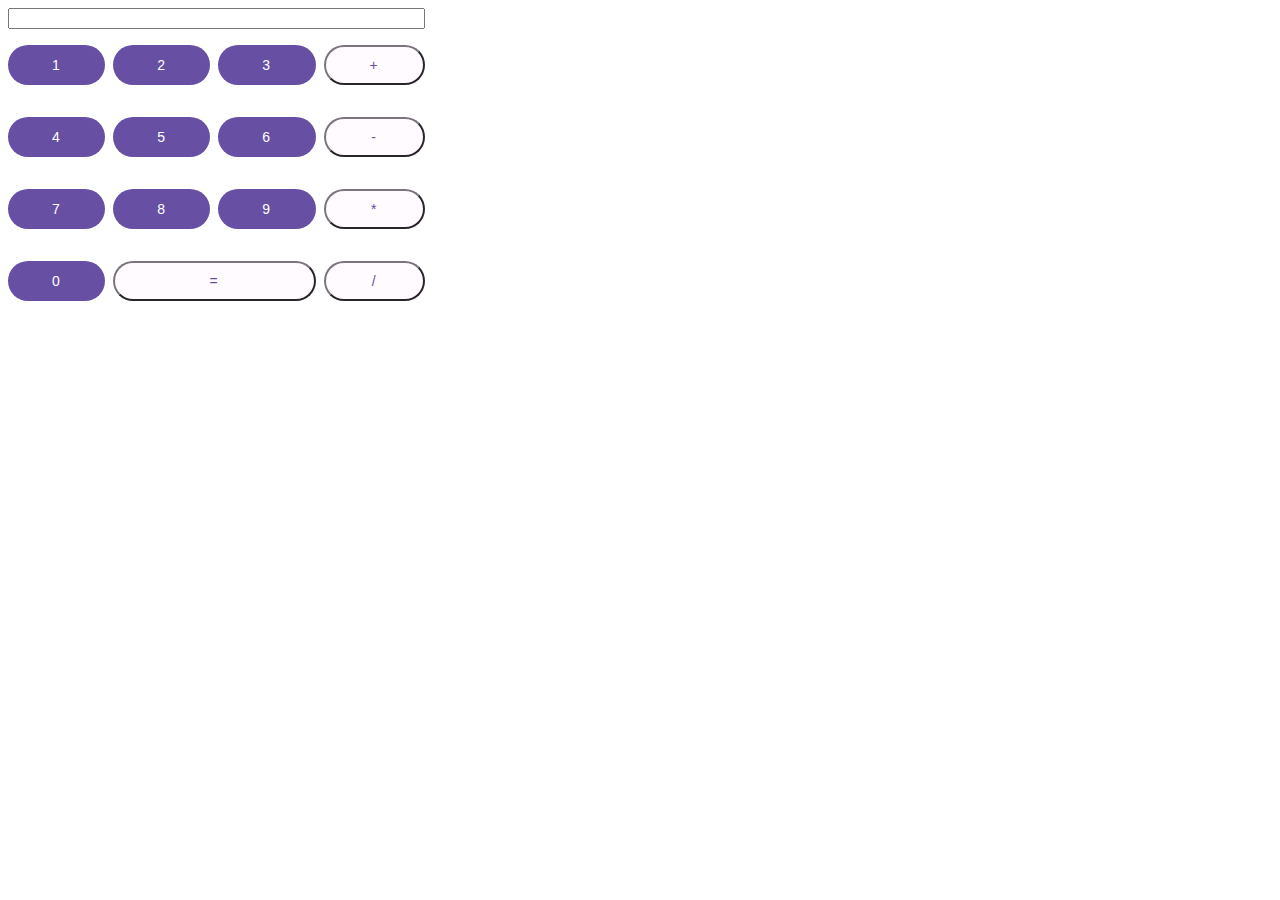
<file: 11/index.html>
<!DOCTYPE html>
<html lang="en">
<head>
    <meta charset="UTF-8">
    <meta http-equiv="X-UA-Compatible" content="IE=edge">
    <meta name="viewport" content="width=device-width, initial-scale=1.0">
    <title>calc</title>
    <link rel="stylesheet" href="./component/calc.css">
    <link rel="stylesheet" href="./component/button.css">
</head>
<body>
    <div class="calc">
        <input type="text" class = "grid-4">
        <button class="btn filled">1</button>
        <button class="btn filled">2</button>
        <button class="btn filled">3</button>
        <button class="btn outlined">+</button>
        <button class="btn filled">4</button>
        <button class="btn filled">5</button>
        <button class="btn filled">6</button>
        <button class="btn outlined">-</button>
        <button class="btn filled">7</button>
        <button class="btn filled">8</button>
        <button class="btn filled">9</button>
        <button class="btn outlined">*</button>
        <button class="btn filled">0</button>
        <button class="grid-2 btn outlined">=</button>
        <button class="btn outlined">/</button>
    </div>
</body>
</html>
</file>
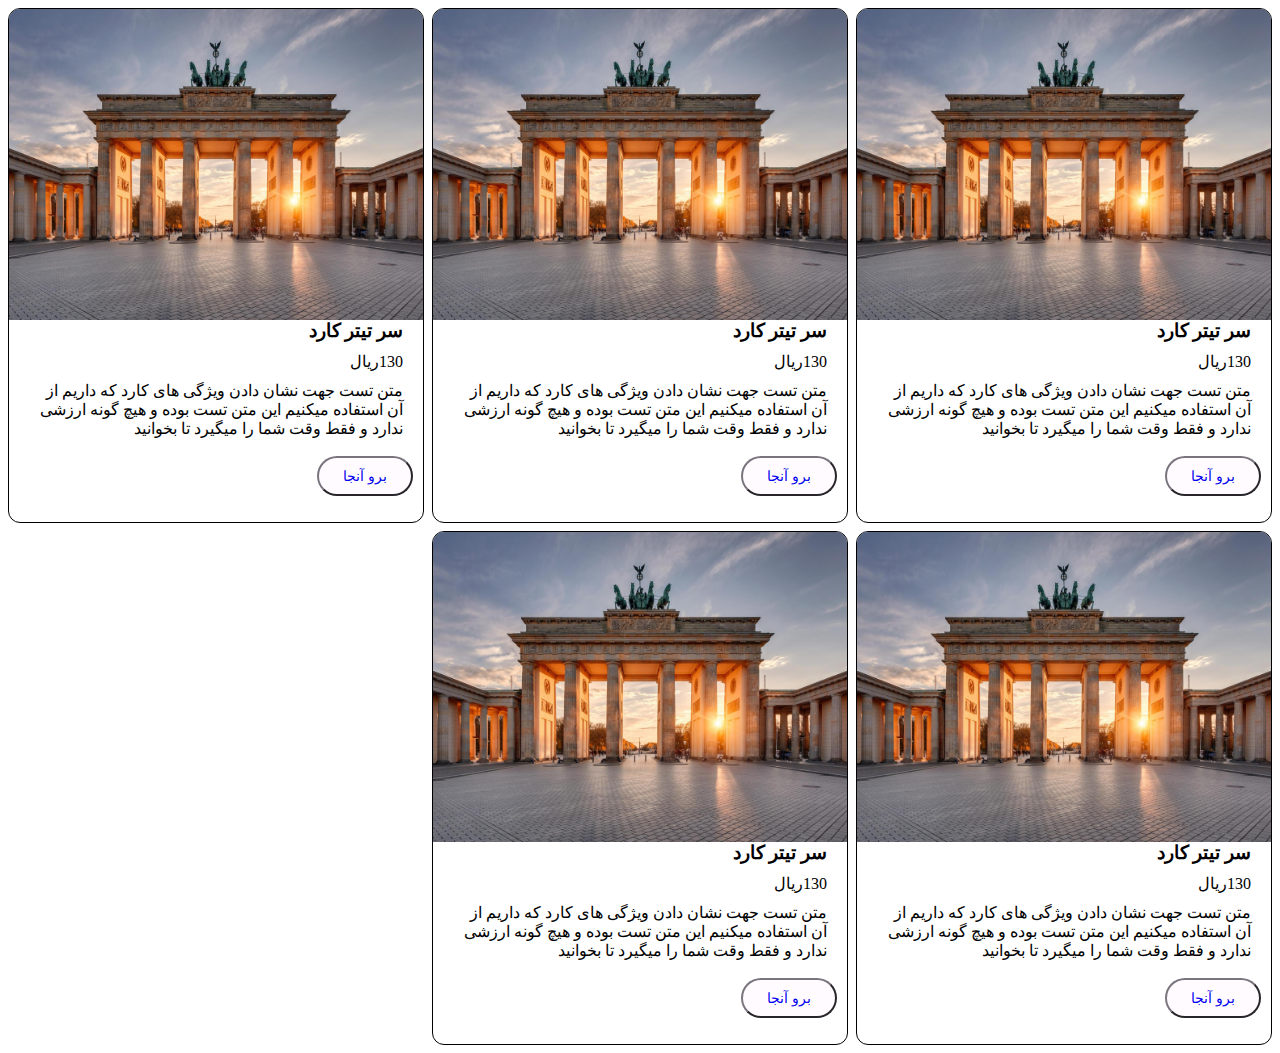
<file: 9/index.html>
<!DOCTYPE html>
<html lang="fa">
<head>
    <meta charset="UTF-8">
    <meta http-equiv="X-UA-Compatible" content="IE=edge">
    <meta name="viewport" content="width=device-width, initial-scale=1.0">
    <link rel="stylesheet" href="./assetes/css/style.css">
    <title>Card</title>
</head>
<body>
    <div class="grid grid-sm-1 grid-sm-2 grid-larg-4">
        
        <article class="card-body">
            <img src="./assetes/image/images.jpg" class="card-title-image">
            <div class="card-fill">
                <h3 class="card-title">سر تیتر کارد</h3>
                <p class="card-price">130ريال</p>
                <p class="card-text">متن تست جهت نشان دادن ویژگی های کارد که داریم از آن استفاده میکنیم این متن تست بوده
                     و هیچ گونه ارزشی ندارد و فقط وقت شما را میگیرد تا بخوانید
                </p>
                <div class="card-button">
                   <button class="btn outlined">
                        <a href="#" class="">برو آنجا</a>
                   </button>    
                </div>
            </div>
        </article>
      
        <article class="card-body">
            <img src="./assetes/image/images.jpg" class="card-title-image">
            <div class="card-fill">
                <h3 class="card-title">سر تیتر کارد</h3>
                <p class="card-price">130ريال</p>
                <p class="card-text">متن تست جهت نشان دادن ویژگی های کارد که داریم از آن استفاده میکنیم این متن تست بوده
                     و هیچ گونه ارزشی ندارد و فقط وقت شما را میگیرد تا بخوانید
                </p>
                <div class="card-button">
                   <button class="btn outlined">
                        <a href="#" class="">برو آنجا</a>
                   </button>    
                </div>
            </div>
        </article>
        <article class="card-body">
            <img src="./assetes/image/images.jpg" class="card-title-image">
            <div class="card-fill">
                <h3 class="card-title">سر تیتر کارد</h3>
                <p class="card-price">130ريال</p>
                <p class="card-text">متن تست جهت نشان دادن ویژگی های کارد که داریم از آن استفاده میکنیم این متن تست بوده
                     و هیچ گونه ارزشی ندارد و فقط وقت شما را میگیرد تا بخوانید
                </p>
                <div class="card-button">
                   <button class="btn outlined">
                        <a href="#" class="">برو آنجا</a>
                   </button>    
                </div>
            </div>
        </article>
        <article class="card-body">
            <img src="./assetes/image/images.jpg" class="card-title-image">
            <div class="card-fill">
                <h3 class="card-title">سر تیتر کارد</h3>
                <p class="card-price">130ريال</p>
                <p class="card-text">متن تست جهت نشان دادن ویژگی های کارد که داریم از آن استفاده میکنیم این متن تست بوده
                     و هیچ گونه ارزشی ندارد و فقط وقت شما را میگیرد تا بخوانید
                </p>
                <div class="card-button">
                   <button class="btn outlined">
                        <a href="#" class="">برو آنجا</a>
                   </button>    
                </div>
            </div>
        </article>
        <article class="card-body">
            <img src="./assetes/image/images.jpg" class="card-title-image">
            <div class="card-fill">
                <h3 class="card-title">سر تیتر کارد</h3>
                <p class="card-price">130ريال</p>
                <p class="card-text">متن تست جهت نشان دادن ویژگی های کارد که داریم از آن استفاده میکنیم این متن تست بوده
                     و هیچ گونه ارزشی ندارد و فقط وقت شما را میگیرد تا بخوانید
                </p>
                <div class="card-button">
                   <button class="btn outlined">
                        <a href="#" class="">برو آنجا</a>
                   </button>    
                </div>
            </div>
        </article>
    </div>
    
</body>
</html>
</file>
<file: 11/component/calc.css>
body{
    display: grid;
    grid-template-columns: 33% auto;
    gap: 8px;
}
.calc{
    display: grid;
    grid-template-columns: auto;
    gap: 8px;
}
.grid-4{
    grid-column: span 4;
}
.grid-2{
    grid-column: span 2;
}
</file>
<file: 11/component/button.css>
:root{
    --primary: #6750a4;
    --on-primary: #fff;
    --Secondary-container : #E8DEF8;
    --surface: #fffbfe;
    --outline: #79747E;
    --on-surface : #1C1B1F;
    --on-secondary-container :#1E192B;

    --opacity-disabled: rgba(255,255,255, .88);
    --opacity-hoverd : rgba(255,255,255 ,.08);
    --opacity-focus-active: rgba(255,255,255,.12);
    --opacity-fucus-activ-outex : rgba(255,255,255, .92);
}

.btn{
    --height : 40px;
    /* استفاده به جای roboto medium */
    font-family: Roboto, sans-serif; 
    line-height: var(--height)/2;
    font-size: 14px;
    letter-spacing: .1em;
    font-weight: 500;
    height: var(--height);
    border-radius: calc(var(--height)/2);
    padding: 0 24px;
    text-align: center;
    margin: 8px 0 16px 0;
    display: inline-block;
    align-items: normal;
    text-decoration: none;
    cursor: pointer;
}

.btn > *{
    vertical-align: middle;
}

/* Buttons design */
.btn.filled{
    background-color: var(--primary);
    color: var(--on-primary);
    border: none;
    
}

.btn.tonal{
    background-color: var(--Secondary-container);
    color: var(--on-secondary-container);
    border: none;
}

.btn.outlined{
    background-color: var(--surface);
     border-color: var(--outline);
    outline-width: 1px; 
    color: var(--primary); 
}

.btn.text{
    color: var(--primary);
    padding: 0 12px;
    border: none;
    background: none;
}

/* disabled buttons */
.btn:disabled{
    cursor: default;
    opacity: 38%;
}
.btn.filled:disabled, .btn.tonal:disabled{
    background: 
    linear-gradient(
        var(--opacity-disabled),
        var(--opacity-disabled)), 
    var(--on-surface);
    color: var(--on-surface);
}
.btn.outlined:disabled{
    outline-color: 
        linear-gradient(
            var(--opacity-disabled) ,
            var(--opacity-disabled)), 
        var(--on-surface)
    ;
         color: var(--on-surface);
}
.btn.text:disabled{
    color: var(--on-surface);
}

/* Hover Buttons */
.btn.filled:enabled:hover{
    background: 
    linear-gradient(
       var(--opacity-hoverd),
       var(--opacity-hoverd)
    )
    ,var(--primary)
    ;
    color: var(--on-primary);
}
.btn.tonal:enabled:hover{
    background: 
    linear-gradient(
       var(--opacity-hoverd),
       var(--opacity-hoverd)
    )
    ,var(--Secondary-container)
    ;
    color: var(--on-secondary-container);
}
.btn.outlined:enabled:hover{
    border-color: var(--outline);
    background: 
    linear-gradient(
        var(--opacity-fucus-activ-outex),
        var(--opacity-fucus-activ-outex)),
        var(--primary)
    ;
    color: var(--primary);
}
.btn.text:enabled:hover{

    background: 
    linear-gradient(
        var(--opacity-fucus-activ-outex),
        var(--opacity-fucus-activ-outex)
    ),
    var(--primary);
    color: var(--primary);

}

/* Focused Buttons &  Pressed(Active) Buttons  */
.btn.filled:enabled:focus, .btn.filled:enabled:active{
    background:
    linear-gradient(
        var(--opacity-focus-active),
        var(--opacity-focus-active)
    ), var(--primary)
    ;
    color: var(--on-primary);
}
.btn.tonal:enabled:focus, .btn.tonal:enabled:active {
    background: 
    linear-gradient(
       var(--opacity-focus-active),
       var(--opacity-focus-active)
    )
    ,var(--Secondary-container)
    ;
    color: var(--on-secondary-container);
}
.btn.outlined:enabled:focus{
    border-color: var(--primary);
    background: 
    linear-gradient(
        var(--opacity-fucus-activ-outex),
        var(--opacity-fucus-activ-outex)),
        var(--primary)
    ;
    color: var(--primary);
}
.btn.outlined:enabled:active{
    border-color: var(--outline);
    background: linear-gradient(
        var(--opacity-disabled),
        var(--opacity-disabled)),
        var(--primary)
    ;
    color: var(--primary);
}
.btn.text:enabled:focus{
    background: 
    linear-gradient(
        var(--opacity-fucus-activ-outex),
        var(--opacity-fucus-activ-outex)
    ),
    var(--primary);
    color: var(--primary);
}
.btn.text:enabled:active {
    background: 
    linear-gradient(
        var(--opacity-disabled),
        var(--opacity-disabled)
    ),
    var(--primary);
    color:  var(--primary);
}
</file>
<file: 9/assetes/css/style.css>
@import url("./componenet/card.css");
@import url("./componenet/button.css");
@import url("./layout/grid.css");
*{
    direction: rtl;
    box-sizing: border-box;
}
a{
    text-decoration: none;
}
</file>
